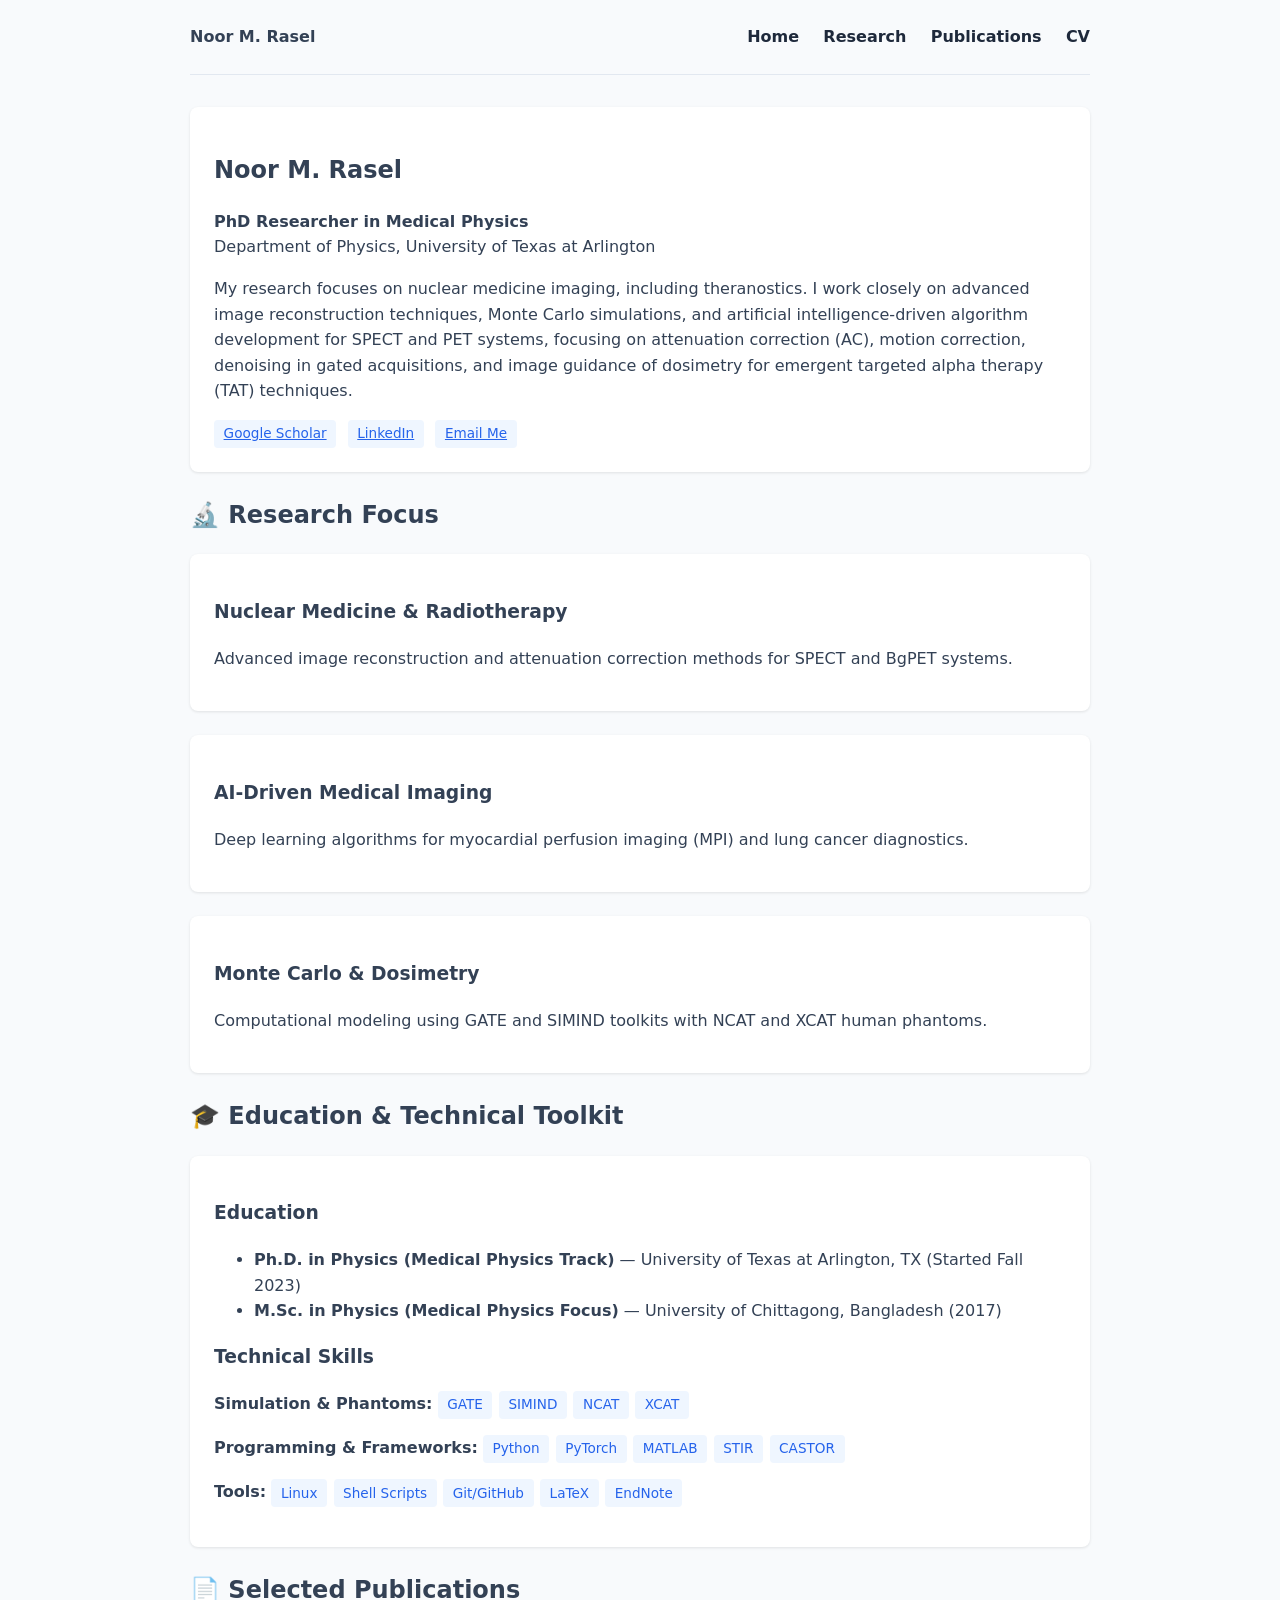
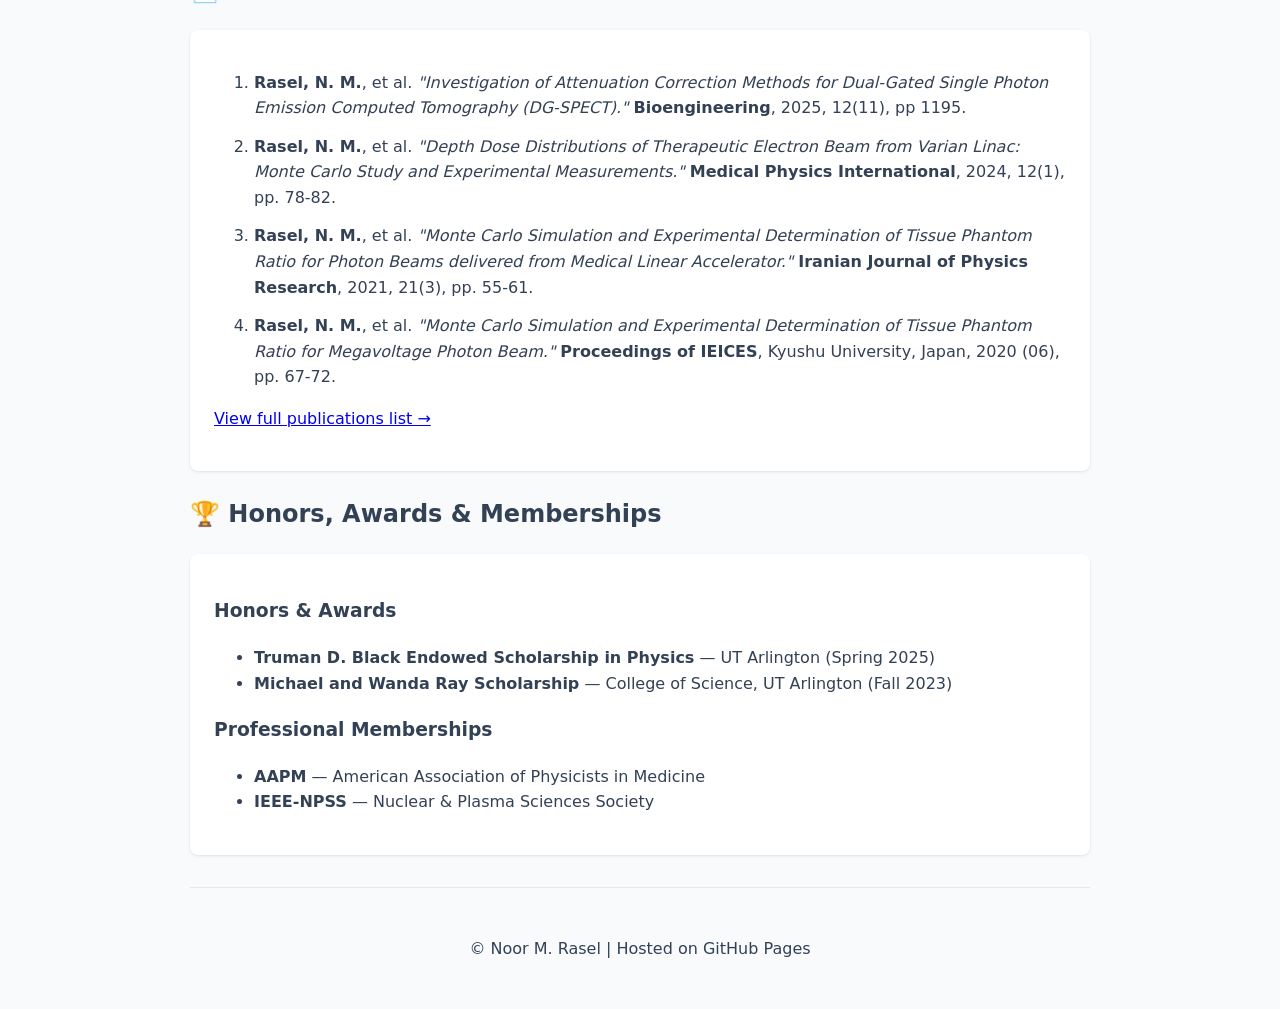
<file: index.html>
<!DOCTYPE html>
<html lang="en">
<head>
  <meta charset="UTF-8">
  <meta name="viewport" content="width=device-width, initial-scale=1.0">
  <title>Noor M. Rasel | PhD Researcher in Medical Physics</title>
  <link rel="stylesheet" href="css/style.css">
</head>
<body>

  <!-- Navigation Bar -->
  <nav>
    <strong>Noor M. Rasel</strong>
    <div>
      <a href="index.html">Home</a>
      <a href="research.html">Research</a>
      <a href="publications.html">Publications</a>
      <a href="cv.html">CV</a>
    </div>
  </nav>

  <main style="margin-top: 2rem;">

    <!-- Hero / Profile Section -->
    <section class="card">
      <h1>Noor M. Rasel</h1>
      <p><strong>PhD Researcher in Medical Physics</strong><br>
      Department of Physics, University of Texas at Arlington</p>
      
      <p>My research focuses on nuclear medicine imaging, including theranostics. I work closely on advanced image reconstruction techniques, Monte Carlo simulations, and artificial intelligence-driven algorithm development for SPECT and PET systems, focusing on attenuation correction (AC), motion correction, denoising in gated acquisitions, and image guidance of dosimetry for emergent targeted alpha therapy (TAT) techniques.</p>
      
      <div style="margin-top: 1rem;">
        <a href="https://scholar.google.com/citations?user=KGMNhDIAAAAJ&hl=en" target="_blank" class="tag">Google Scholar</a>
        <a href="https://www.linkedin.com/in/noor-m-rasel/" target="_blank" class="tag">LinkedIn</a>
        <a href="mailto:nxr7226@mavs.uta.edu" class="tag">Email Me</a>
      </div>
    </section>

    <!-- Research Focus -->
    <section>
      <h2>🔬 Research Focus</h2>
      <div class="card">
        <h3>Nuclear Medicine & Radiotherapy</h3>
        <p>Advanced image reconstruction and attenuation correction methods for SPECT and BgPET systems.</p>
      </div>
      <div class="card">
        <h3>AI-Driven Medical Imaging</h3>
        <p>Deep learning algorithms for myocardial perfusion imaging (MPI) and lung cancer diagnostics.</p>
      </div>
      <div class="card">
        <h3>Monte Carlo & Dosimetry</h3>
        <p>Computational modeling using GATE and SIMIND toolkits with NCAT and XCAT human phantoms.</p>
      </div>
    </section>

    <!-- Education & Skills Overview -->
    <section>
      <h2>🎓 Education & Technical Toolkit</h2>
      <div class="card">
        <h3>Education</h3>
        <ul>
          <li><strong>Ph.D. in Physics (Medical Physics Track)</strong> — University of Texas at Arlington, TX (Started Fall 2023)</li>
          <li><strong>M.Sc. in Physics (Medical Physics Focus)</strong> — University of Chittagong, Bangladesh (2017)</li>
        </ul>

        <h3>Technical Skills</h3>
        <p><strong>Simulation & Phantoms:</strong> <span class="tag">GATE</span><span class="tag">SIMIND</span><span class="tag">NCAT</span><span class="tag">XCAT</span></p>
        <p><strong>Programming & Frameworks:</strong> <span class="tag">Python</span><span class="tag">PyTorch</span><span class="tag">MATLAB</span><span class="tag">STIR</span><span class="tag">CASTOR</span></p>
        <p><strong>Tools:</strong> <span class="tag">Linux</span><span class="tag">Shell Scripts</span><span class="tag">Git/GitHub</span><span class="tag">LaTeX</span><span class="tag">EndNote</span></p>
      </div>
    </section>

    <!-- Selected Publications Highlights -->
    <section>
      <h2>📄 Selected Publications</h2>
      <div class="card">
        <ol>
          <li>
            <strong>Rasel, N. M.</strong>, et al. <em>"Investigation of Attenuation Correction Methods for Dual-Gated Single Photon Emission Computed Tomography (DG-SPECT)."</em> <strong>Bioengineering</strong>, 2025, 12(11), pp 1195.
          </li>
          <li style="margin-top: 0.8rem;">
            <strong>Rasel, N. M.</strong>, et al. <em>"Depth Dose Distributions of Therapeutic Electron Beam from Varian Linac: Monte Carlo Study and Experimental Measurements."</em> <strong>Medical Physics International</strong>, 2024, 12(1), pp. 78-82.
          </li>
          <li style="margin-top: 0.8rem;">
            <strong>Rasel, N. M.</strong>, et al. <em>"Monte Carlo Simulation and Experimental Determination of Tissue Phantom Ratio for Photon Beams delivered from Medical Linear Accelerator."</em> <strong>Iranian Journal of Physics Research</strong>, 2021, 21(3), pp. 55-61.
          </li>
          <li style="margin-top: 0.8rem;">
            <strong>Rasel, N. M.</strong>, et al. <em>"Monte Carlo Simulation and Experimental Determination of Tissue Phantom Ratio for Megavoltage Photon Beam."</em> <strong>Proceedings of IEICES</strong>, Kyushu University, Japan, 2020 (06), pp. 67-72.
          </li>
        </ol>
        <p><a href="publications.html">View full publications list &rarr;</a></p>
      </div>
    </section>

    <!-- Honors & Memberships -->
    <section>
      <h2>🏆 Honors, Awards & Memberships</h2>
      <div class="card">
        <h3>Honors & Awards</h3>
        <ul>
          <li><strong>Truman D. Black Endowed Scholarship in Physics</strong> — UT Arlington (Spring 2025)</li>
          <li><strong>Michael and Wanda Ray Scholarship</strong> — College of Science, UT Arlington (Fall 2023)</li>
        </ul>

        <h3>Professional Memberships</h3>
        <ul>
          <li><strong>AAPM</strong> — American Association of Physicists in Medicine</li>
          <li><strong>IEEE-NPSS</strong> — Nuclear & Plasma Sciences Society</li>
        </ul>
      </div>
    </section>

  </main>

  <footer style="text-align: center; padding: 2rem 0; border-top: 1px solid #e2e8f0; margin-top: 2rem;">
    <p>&copy; Noor M. Rasel | Hosted on GitHub Pages</p>
  </footer>

</body>
</html>
</file>
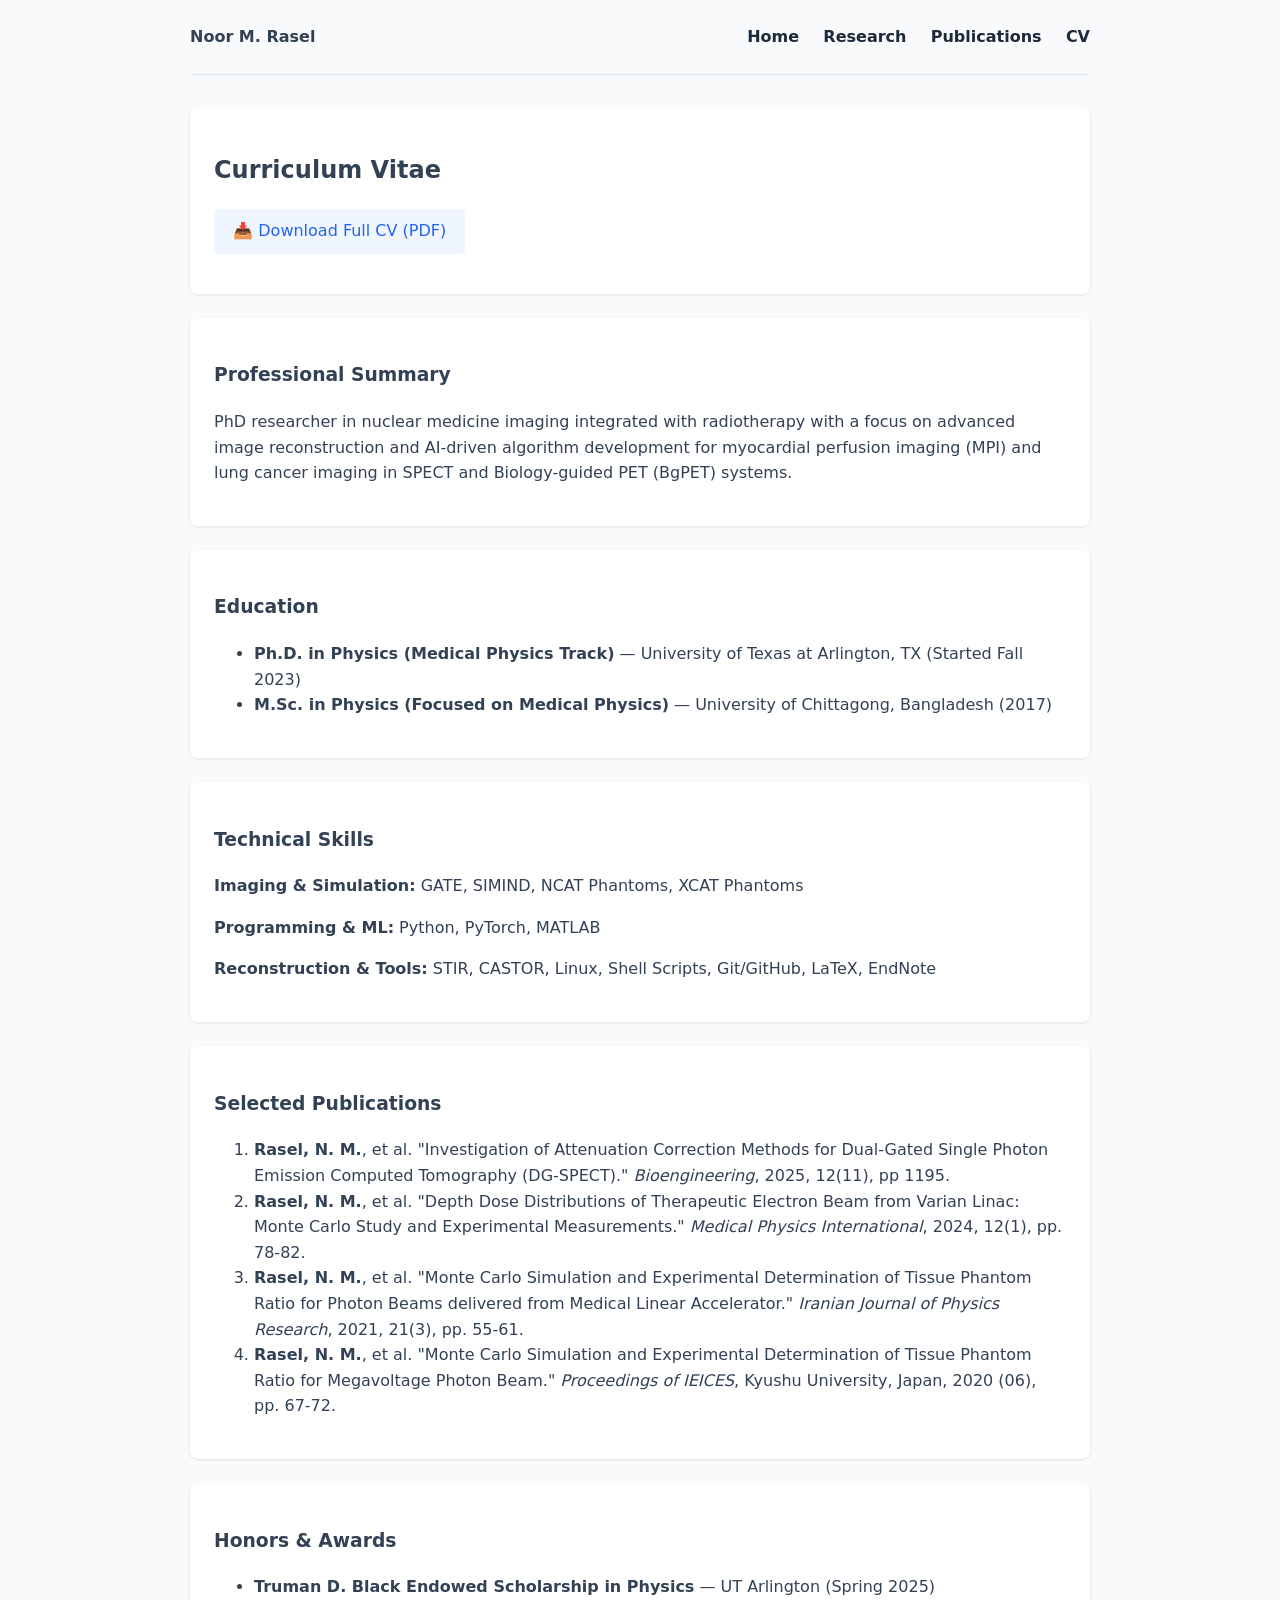
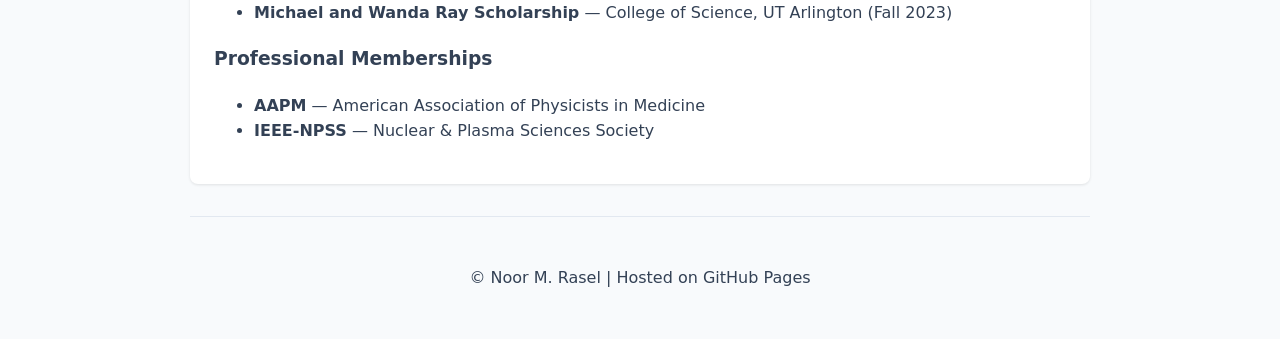
<file: cv.html>
<!DOCTYPE html>
<html lang="en">
<head>
  <meta charset="UTF-8">
  <meta name="viewport" content="width=device-width, initial-scale=1.0">
  <title>CV | Noor M. Rasel</title>
  <link rel="stylesheet" href="css/style.css">
</head>
<body>
  <nav>
    <strong>Noor M. Rasel</strong>
    <div>
      <a href="index.html">Home</a>
      <a href="research.html">Research</a>
      <a href="publications.html">Publications</a>
      <a href="cv.html">CV</a>
    </div>
  </nav>

  <main style="margin-top:2rem;">
    <section class="card">
      <h2>Curriculum Vitae</h2>
      <p>
        <!-- Update link below to "CV_Noor_Rasel.pdf" if the file is in your main repository root -->
        <a href="assets/CV_Noor_Rasel.pdf" target="_blank" class="tag" style="padding: 0.6rem 1.2rem; text-decoration:none; font-size: 1rem;">
          📥 Download Full CV (PDF)
        </a>
      </p>
    </section>

    <section class="card">
      <h3>Professional Summary</h3>
      <p>PhD researcher in nuclear medicine imaging integrated with radiotherapy with a focus on advanced image reconstruction and AI-driven algorithm development for myocardial perfusion imaging (MPI) and lung cancer imaging in SPECT and Biology-guided PET (BgPET) systems.</p>
    </section>

    <section class="card">
      <h3>Education</h3>
      <ul>
        <li><strong>Ph.D. in Physics (Medical Physics Track)</strong> — University of Texas at Arlington, TX (Started Fall 2023)</li>
        <li><strong>M.Sc. in Physics (Focused on Medical Physics)</strong> — University of Chittagong, Bangladesh (2017)</li>
      </ul>
    </section>

    <section class="card">
      <h3>Technical Skills</h3>
      <p><strong>Imaging & Simulation:</strong> GATE, SIMIND, NCAT Phantoms, XCAT Phantoms</p>
      <p><strong>Programming & ML:</strong> Python, PyTorch, MATLAB</p>
      <p><strong>Reconstruction & Tools:</strong> STIR, CASTOR, Linux, Shell Scripts, Git/GitHub, LaTeX, EndNote</p>
    </section>

    <section class="card">
      <h3>Selected Publications</h3>
      <ol>
        <li><strong>Rasel, N. M.</strong>, et al. "Investigation of Attenuation Correction Methods for Dual-Gated Single Photon Emission Computed Tomography (DG-SPECT)." <em>Bioengineering</em>, 2025, 12(11), pp 1195.</li>
        <li><strong>Rasel, N. M.</strong>, et al. "Depth Dose Distributions of Therapeutic Electron Beam from Varian Linac: Monte Carlo Study and Experimental Measurements." <em>Medical Physics International</em>, 2024, 12(1), pp. 78-82.</li>
        <li><strong>Rasel, N. M.</strong>, et al. "Monte Carlo Simulation and Experimental Determination of Tissue Phantom Ratio for Photon Beams delivered from Medical Linear Accelerator." <em>Iranian Journal of Physics Research</em>, 2021, 21(3), pp. 55-61.</li>
        <li><strong>Rasel, N. M.</strong>, et al. "Monte Carlo Simulation and Experimental Determination of Tissue Phantom Ratio for Megavoltage Photon Beam." <em>Proceedings of IEICES</em>, Kyushu University, Japan, 2020 (06), pp. 67-72.</li>
      </ol>
    </section>

    <section class="card">
      <h3>Honors & Awards</h3>
      <ul>
        <li><strong>Truman D. Black Endowed Scholarship in Physics</strong> — UT Arlington (Spring 2025)</li>
        <li><strong>Michael and Wanda Ray Scholarship</strong> — College of Science, UT Arlington (Fall 2023)</li>
      </ul>

      <h3>Professional Memberships</h3>
      <ul>
        <li><strong>AAPM</strong> — American Association of Physicists in Medicine</li>
        <li><strong>IEEE-NPSS</strong> — Nuclear & Plasma Sciences Society</li>
      </ul>
    </section>
  </main>

  <footer style="text-align: center; padding: 2rem 0; border-top: 1px solid #e2e8f0; margin-top: 2rem;">
    <p>&copy; Noor M. Rasel | Hosted on GitHub Pages</p>
  </footer>
</body>
</html>
</file>
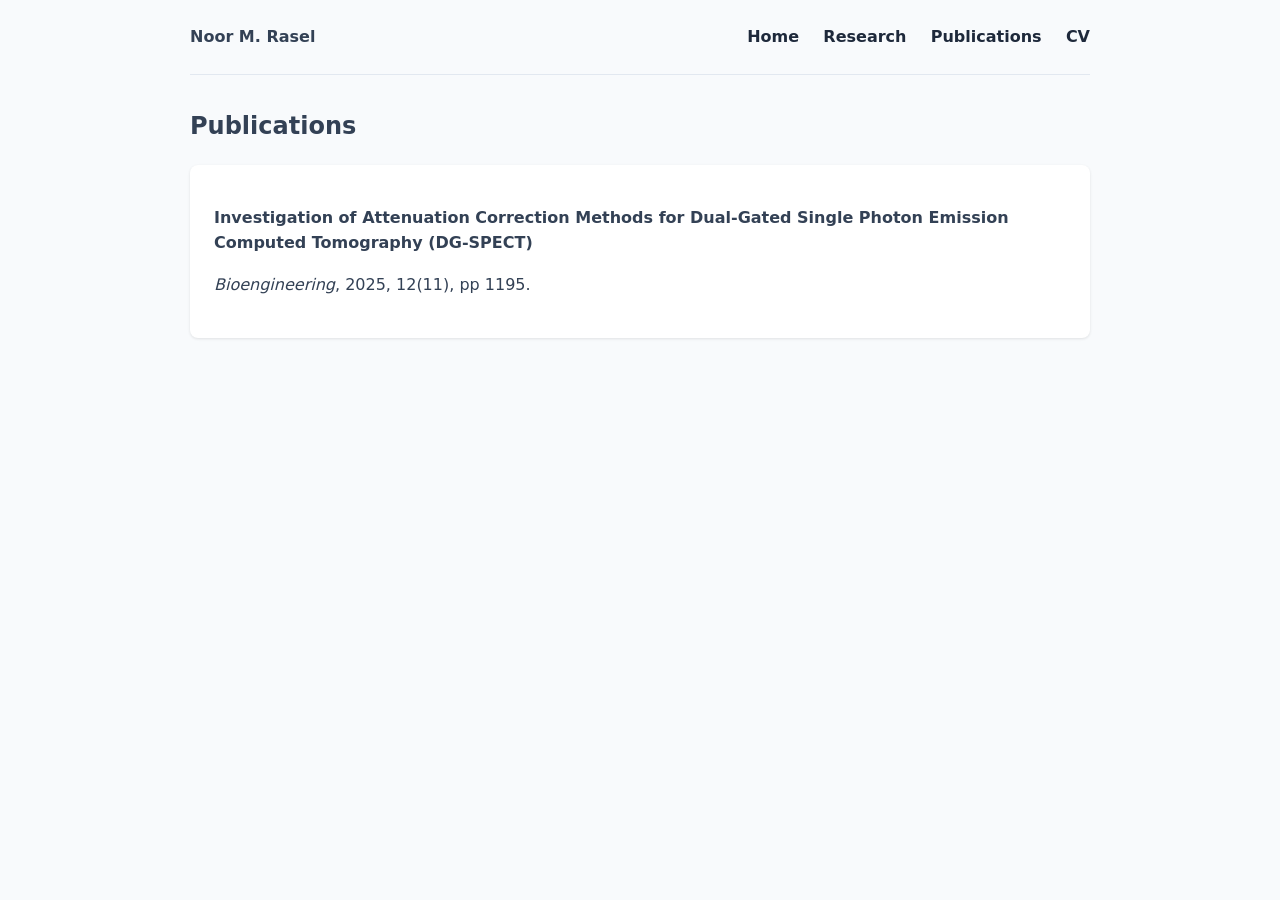
<file: publications.html>
<!DOCTYPE html>
<html lang="en">
<head>
  <meta charset="UTF-8"><meta name="viewport" content="width=device-width, initial-scale=1.0">
  <title>Publications | Noor M. Rasel</title>
  <link rel="stylesheet" href="css/style.css">
</head>
<body>
  <nav>
    <strong>Noor M. Rasel</strong>
    <div>
      <a href="index.html">Home</a>
      <a href="research.html">Research</a>
      <a href="publications.html">Publications</a>
      <a href="cv.html">CV</a>
    </div>
  </nav>
  <main style="margin-top:2rem;">
    <h2>Publications</h2>
    <div class="card">
      <p><strong>Investigation of Attenuation Correction Methods for Dual-Gated Single Photon Emission Computed Tomography (DG-SPECT)</strong></p>
      <p><em>Bioengineering</em>, 2025, 12(11), pp 1195.</p>
    </div>
  </main>
</body>
</html>
</file>
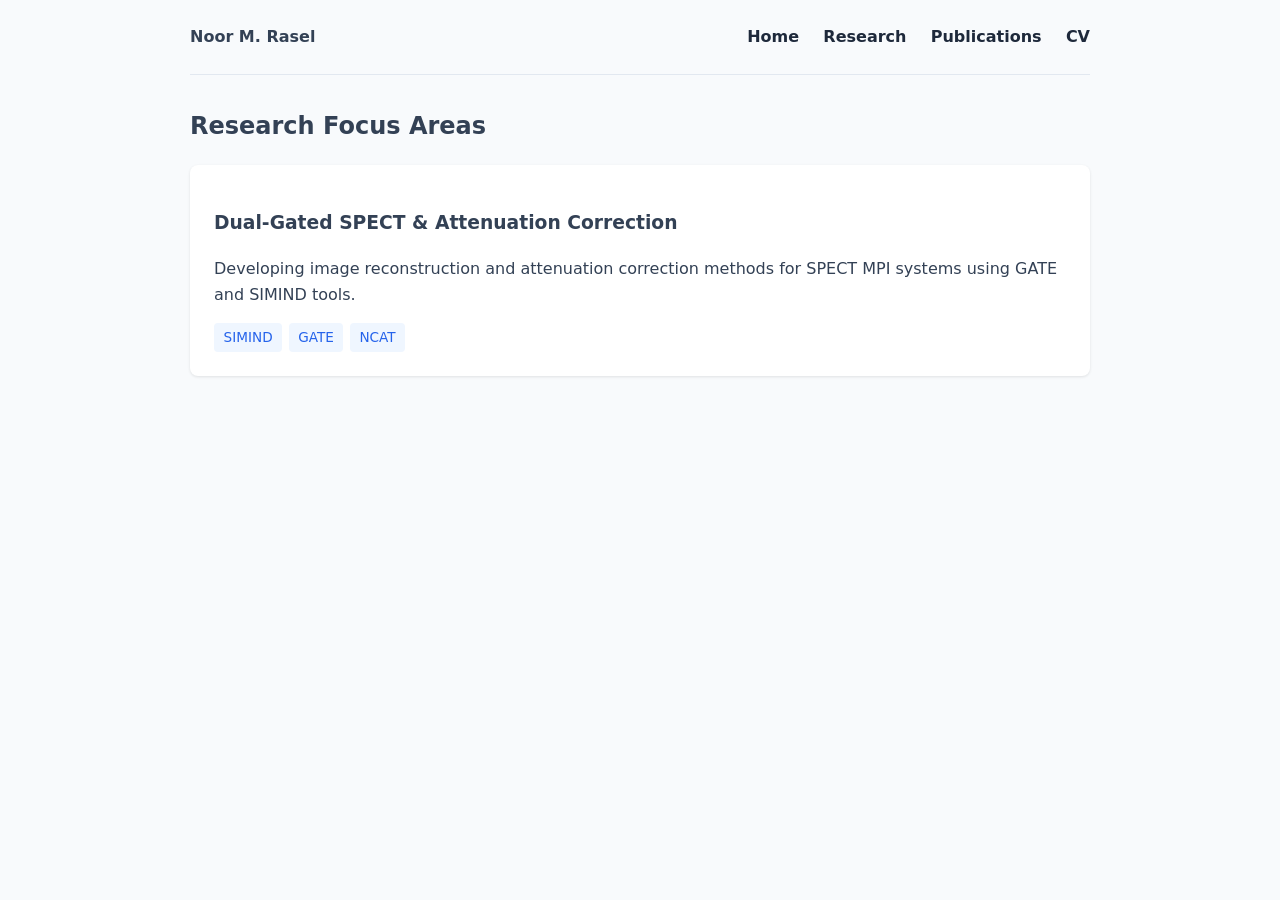
<file: research.html>
<!DOCTYPE html>
<html lang="en">
<head>
  <meta charset="UTF-8"><meta name="viewport" content="width=device-width, initial-scale=1.0">
  <title>Research | Noor M. Rasel</title>
  <link rel="stylesheet" href="css/style.css">
</head>
<body>
  <nav>
    <strong>Noor M. Rasel</strong>
    <div>
      <a href="index.html">Home</a>
      <a href="research.html">Research</a>
      <a href="publications.html">Publications</a>
      <a href="cv.html">CV</a>
    </div>
  </nav>
  <main style="margin-top:2rem;">
    <h2>Research Focus Areas</h2>
    <div class="card">
      <h3>Dual-Gated SPECT & Attenuation Correction</h3>
      <p>Developing image reconstruction and attenuation correction methods for SPECT MPI systems using GATE and SIMIND tools.</p>
      <div><span class="tag">SIMIND</span><span class="tag">GATE</span><span class="tag">NCAT</span></div>
    </div>
  </main>
</body>
</html>
</file>
<file: css/style.css>
:root {
  --primary-color: #1e293b;
  --accent-color: #2563eb;
  --bg-color: #f8fafc;
  --text-color: #334155;
}

body {
  font-family: system-ui, -apple-system, sans-serif;
  line-height: 1.6;
  color: var(--text-color);
  background-color: var(--bg-color);
  max-width: 900px;
  margin: 0 auto;
  padding: 0 1.5rem;
}

nav {
  display: flex;
  justify-content: space-between;
  align-items: center;
  padding: 1.5rem 0;
  border-bottom: 1px solid #e2e8f0;
}

nav a {
  color: var(--primary-color);
  text-decoration: none;
  font-weight: 600;
  margin-left: 1.2rem;
}

nav a:hover {
  color: var(--accent-color);
}

.card {
  background: white;
  padding: 1.5rem;
  border-radius: 8px;
  box-shadow: 0 1px 3px rgba(0, 0, 0, 0.1);
  margin-bottom: 1.5rem;
}

.tag {
  display: inline-block;
  background: #eff6ff;
  color: var(--accent-color);
  padding: 0.2rem 0.6rem;
  border-radius: 4px;
  font-size: 0.85rem;
  font-weight: 500;
  margin-right: 0.4rem;
}
</file>
